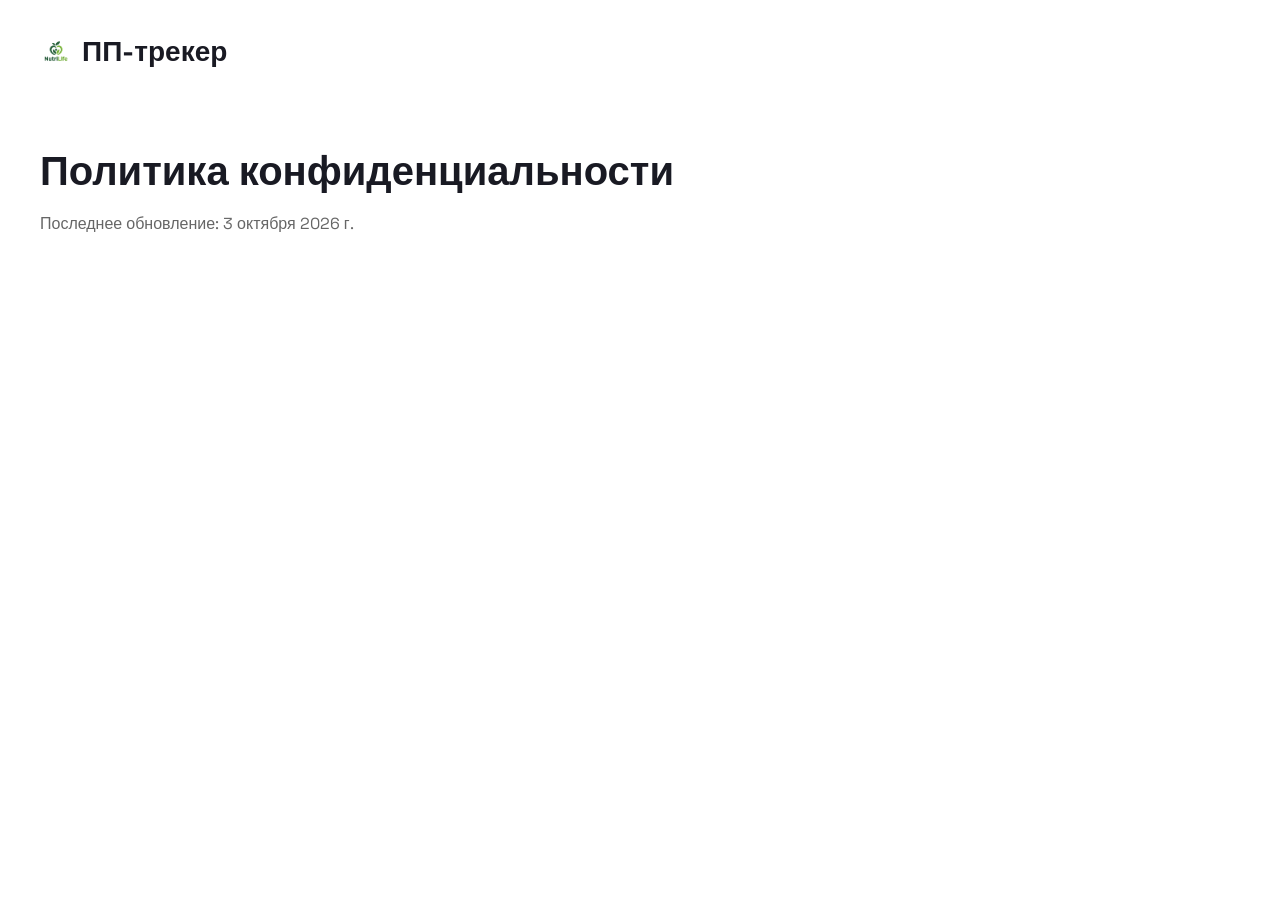
<file: privacy.html>
<!DOCTYPE html>
<html lang="ru">
<head>
  <meta charset="UTF-8">
  <meta name="viewport" content="width=device-width, initial-scale=1.0">
  <title>Политика конфиденциальности — ПП-трекер</title>
  <link rel="icon" href="images/logo_1.png" type="image/png">
  <link rel="preconnect" href="https://fonts.googleapis.com">
  <link rel="preconnect" href="https://fonts.gstatic.com" crossorigin>
  <link href="https://fonts.googleapis.com/css2?family=Space+Grotesk:wght@400;500;700&display=swap" rel="stylesheet">
  <link rel="stylesheet" href="style.css">
</head>
<body>

  <header class="header container">
    <a href="index.html" class="header__logo">
      <img src="images/logo_1.png" alt="Логотип" class="logo__img">
      ПП-трекер
    </a>
  </header>

  <main class="container">
    <section class="page-header">
      <h1>Политика конфиденциальности</h1>
      <p>Последнее обновление: 3 октября 2026 г.</p>
    </section>

</body>
</html>
</file>
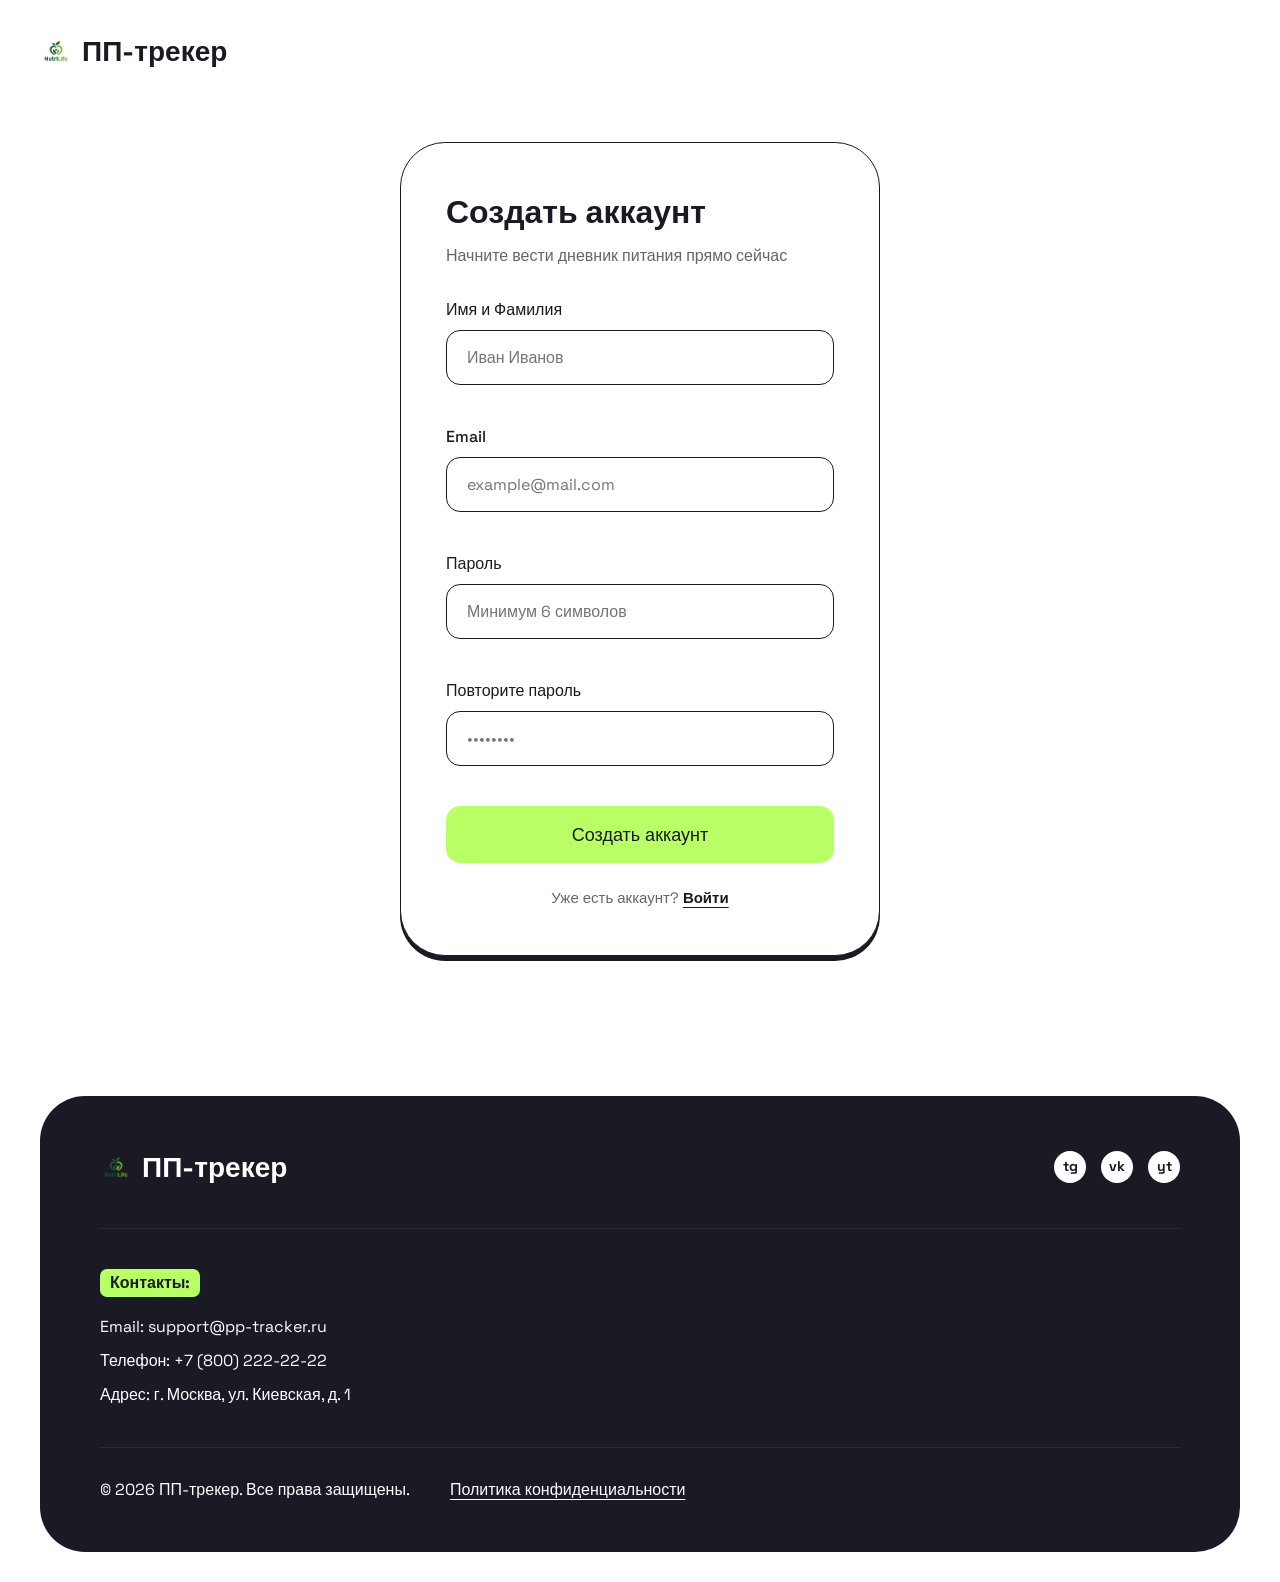
<file: register.html>
<!DOCTYPE html>
<html lang="ru">
<head>
  <meta charset="UTF-8">
  <meta name="viewport" content="width=device-width, initial-scale=1.0">
  <title>Регистрация — ПП-трекер</title>
  <link rel="icon" href="images/logo_1.png" type="image/png">
  <link rel="preconnect" href="https://fonts.googleapis.com">
  <link rel="preconnect" href="https://fonts.gstatic.com" crossorigin>
  <link href="https://fonts.googleapis.com/css2?family=Space+Grotesk:wght@400;500;700&display=swap" rel="stylesheet">
  <link rel="stylesheet" href="style.css">
</head>
<body>

  <header class="header container">
    <a href="index.html" class="header__logo">
      <img src="images/logo_1.png" alt="Логотип" class="logo__img">
      ПП-трекер
    </a>
  </header>

  <main class="container">
    <section class="auth">
      <div class="auth__card">
        <h1 class="auth__title">Создать аккаунт</h1>
        <p class="auth__subtitle">Начните вести дневник питания прямо сейчас</p>

        <form class="auth__form" id="register-form" novalidate>
          <div class="form__group">
            <label for="reg-name" class="form__label">Имя и Фамилия</label>
            <input type="text" id="reg-name" name="name" class="form__input" placeholder="Иван Иванов" required>
            <span class="form__error" data-error-for="reg-name"></span>
          </div>

          <div class="form__group">
            <label for="reg-email" class="form__label">Email</label>
            <input type="email" id="reg-email" name="email" class="form__input" placeholder="example@mail.com" required>
            <span class="form__error" data-error-for="reg-email"></span>
          </div>

          <div class="form__group">
            <label for="reg-password" class="form__label">Пароль</label>
            <input type="password" id="reg-password" name="password" class="form__input" placeholder="Минимум 6 символов" required>
            <span class="form__error" data-error-for="reg-password"></span>
          </div>

          <div class="form__group">
            <label for="reg-password2" class="form__label">Повторите пароль</label>
            <input type="password" id="reg-password2" name="password2" class="form__input" placeholder="••••••••" required>
            <span class="form__error" data-error-for="reg-password2"></span>
          </div>

          <button type="submit" class="button button_theme_green button_full">Создать аккаунт</button>
        </form>

        <p class="auth__footer-text">
          Уже есть аккаунт? <a href="index.html">Войти</a>
        </p>
      </div>
    </section>
  </main>

  <footer class="footer container">
    <div class="footer__inner">
      <div class="footer__header">
        <a href="index.html" class="footer__logo">
          <img src="images/logo_1.png" alt="Логотип" class="logo__img">
          ПП-трекер
        </a>
        <div class="footer__socials">
          <a href="#" class="social-icon" aria-label="Telegram">tg</a>
          <a href="#" class="social-icon" aria-label="VK">vk</a>
          <a href="#" class="social-icon" aria-label="YouTube">yt</a>
        </div>
      </div>

      <div class="footer__body">
        <div class="footer__contact-info">
          <span class="footer__contact-badge">Контакты:</span>
          <p>Email: support@pp-tracker.ru</p>
          <p>Телефон: +7 (800) 222-22-22</p>
          <p>Адрес: г. Москва, ул. Киевская, д. 1</p>
        </div>
      </div>

      <div class="footer__bottom">
        <p>© 2026 ПП-трекер. Все права защищены.</p>
        <a href="privacy.html" class="footer__privacy">Политика конфиденциальности</a>
      </div>
    </div>
  </footer>

  <script src="js/api.js"></script>
  <script src="js/register.js"></script>
</body>
</html>
</file>
<file: style.css>
/* ============================================
   1. ДИЗАЙН-СИСТЕМА (ПЕРЕМЕННЫЕ И СБРОС)
   ============================================ */
:root {
  --color-primary: #B9FF66;
  --color-dark: #191A23;
  --color-grey: #F3F3F3;
  --color-white: #FFFFFF;
  --color-muted: #666666;
  --color-border: #191A23;
  --color-error: #d32f2f;

  --font-main: 'Space Grotesk', sans-serif;
  --radius-card: 45px;
  --radius-btn: 14px;
  --radius-sm: 10px;

  --shadow-card: 0px 5px 0px #191A23;
}

* {
  box-sizing: border-box;
  margin: 0;
  padding: 0;
}

body {
  font-family: var(--font-main);
  background-color: var(--color-white);
  color: var(--color-dark);
  line-height: 1.5;
  -webkit-font-smoothing: antialiased;
  min-height: 100vh;
  display: flex;
  flex-direction: column;
}

main {
  flex: 1;
}

img {
  max-width: 100%;
  display: block;
}

a {
  color: inherit;
}

.container {
  max-width: 1240px;
  margin: 0 auto;
  padding: 0 20px;
  width: 100%;
}

/* ============================================
   2. ШАПКА
   ============================================ */
.header {
  display: flex;
  align-items: center;
  justify-content: space-between;
  padding: 30px 20px;
  gap: 20px;
}

.header__logo {
  font-size: 28px;
  font-weight: 700;
  color: var(--color-dark);
  text-decoration: none;
  display: flex;
  align-items: center;
  gap: 10px;
}

.logo__img {
  width: 32px;
  height: 32px;
  object-fit: contain;
}

.nav {
  display: flex;
  align-items: center;
  gap: 40px;
}

.nav__list {
  display: flex;
  list-style: none;
  gap: 30px;
}

.nav__link {
  text-decoration: none;
  color: var(--color-dark);
  font-size: 18px;
  font-weight: 500;
  transition: opacity 0.2s ease;
}

.nav__link:hover {
  opacity: 0.65;
}

.nav__link_active {
  font-weight: 700;
  text-decoration: underline;
  text-underline-offset: 6px;
}

.nav__auth {
  display: flex;
  align-items: center;
  gap: 15px;
}

.nav__auth-btn {
  text-decoration: none;
  font-size: 18px;
  font-weight: 500;
  color: var(--color-dark);
  transition: opacity 0.2s ease;
}

.nav__auth-btn:hover {
  opacity: 0.65;
}

/* ============================================
   3. КНОПКИ
   ============================================ */
.button {
  display: inline-block;
  padding: 16px 32px;
  border-radius: var(--radius-btn);
  font-size: 18px;
  font-weight: 500;
  font-family: inherit;
  text-align: center;
  text-decoration: none;
  cursor: pointer;
  transition: all 0.2s ease;
  border: 1px solid var(--color-dark);
  background: transparent;
  color: var(--color-dark);
}

.button_theme_primary {
  background-color: var(--color-dark);
  color: var(--color-white);
}

.button_theme_primary:hover {
  background-color: var(--color-primary);
  color: var(--color-dark);
}

.button_theme_outline {
  background-color: transparent;
  color: var(--color-dark);
}

.button_theme_outline:hover {
  background-color: var(--color-dark);
  color: var(--color-white);
}

.button_theme_green {
  background-color: var(--color-primary);
  color: var(--color-dark);
  border-color: var(--color-primary);
}

.button_theme_green:hover {
  opacity: 0.85;
}

.button_full {
  width: 100%;
}

/* ============================================
   4. ЗАГОЛОВКИ И ПЛАШКИ
   ============================================ */
.badge {
  display: inline-block;
  background-color: var(--color-primary);
  padding: 2px 12px;
  border-radius: 7px;
  font-size: 32px;
  font-weight: 700;
}

.section-title {
  display: flex;
  align-items: center;
  gap: 40px;
  margin: 60px 0 40px;
  flex-wrap: wrap;
}

.section-title p {
  font-size: 18px;
  max-width: 500px;
  color: var(--color-muted);
}

.page-header {
  margin: 40px 0;
}

.page-header h1 {
  font-size: 40px;
  margin-bottom: 10px;
}

.page-header p {
  color: var(--color-muted);
}

/* ============================================
   5. КАРТОЧКИ (переиспользуемый компонент)
   ============================================ */
.card {
  background-color: var(--color-white);
  border: 1px solid var(--color-border);
  border-radius: var(--radius-card);
  padding: 35px;
  box-shadow: var(--shadow-card);
}

.cards-grid {
  display: grid;
  grid-template-columns: repeat(auto-fill, minmax(280px, 1fr));
  gap: 25px;
}

/* ============================================
   6. ФОРМЫ
   ============================================ */
.form__group {
  margin-bottom: 20px;
}

.form__label {
  display: block;
  font-size: 16px;
  font-weight: 500;
  margin-bottom: 8px;
}

.form__input,
.form__textarea,
.form__select {
  width: 100%;
  padding: 16px 20px;
  border: 1px solid var(--color-border);
  border-radius: var(--radius-btn);
  font-family: inherit;
  font-size: 16px;
  background-color: var(--color-white);
  color: var(--color-dark);
  outline: none;
  transition: border-color 0.2s ease, box-shadow 0.2s ease;
}

.form__input:focus,
.form__textarea:focus,
.form__select:focus {
  box-shadow: 0 0 0 3px rgba(185, 255, 102, 0.5);
}

.form__textarea {
  resize: vertical;
  min-height: 120px;
}

.form__error {
  display: block;
  min-height: 16px;
  margin-top: 4px;
  font-size: 13px;
  color: var(--color-error);
}

.form__input_error {
  border-color: var(--color-error);
  background-color: #fff5f5;
}

.form__hint {
  font-size: 13px;
  color: var(--color-muted);
  margin-top: 4px;
}

/* ============================================
   7. СТРАНИЦЫ АВТОРИЗАЦИИ
   ============================================ */
.auth {
  display: flex;
  justify-content: center;
  align-items: flex-start;
  padding: 40px 20px 80px;
}

.auth__card {
  width: 100%;
  max-width: 480px;
  background-color: var(--color-white);
  border: 1px solid var(--color-border);
  border-radius: var(--radius-card);
  padding: 45px;
  box-shadow: var(--shadow-card);
}

.auth__title {
  font-size: 32px;
  font-weight: 700;
  margin-bottom: 8px;
}

.auth__subtitle {
  font-size: 16px;
  color: var(--color-muted);
  margin-bottom: 30px;
}

.auth__form {
  display: flex;
  flex-direction: column;
}

.auth__footer-text {
  margin-top: 24px;
  text-align: center;
  font-size: 15px;
  color: var(--color-muted);
}

.auth__footer-text a {
  color: var(--color-dark);
  font-weight: 700;
  text-decoration: underline;
  text-underline-offset: 4px;
}

/* ============================================
   8. ФУТЕР
   ============================================ */
.footer {
  margin-top: 60px;
  margin-bottom: 30px;
}

.footer__inner {
  background-color: var(--color-dark);
  color: var(--color-white);
  border-radius: var(--radius-card);
  padding: 50px 60px;
}

.footer__header {
  display: flex;
  justify-content: space-between;
  align-items: center;
  margin-bottom: 40px;
  flex-wrap: wrap;
  gap: 20px;
}

.footer__logo {
  color: var(--color-white);
  font-size: 28px;
  font-weight: 700;
  text-decoration: none;
  display: flex;
  align-items: center;
  gap: 10px;
}

.footer__nav-list {
  display: flex;
  list-style: none;
  gap: 30px;
  flex-wrap: wrap;
}

.footer__nav-link {
  color: var(--color-white);
  text-decoration: underline;
  text-underline-offset: 4px;
  font-size: 18px;
}

.footer__socials {
  display: flex;
  gap: 15px;
}

.social-icon {
  width: 32px;
  height: 32px;
  background-color: var(--color-white);
  color: var(--color-dark);
  border-radius: 50%;
  display: flex;
  align-items: center;
  justify-content: center;
  text-decoration: none;
  font-weight: 700;
  font-size: 14px;
  transition: background 0.2s ease;
}

.social-icon:hover {
  background-color: var(--color-primary);
}

.footer__body {
  border-top: 1px solid #292A32;
  padding-top: 40px;
  margin-bottom: 40px;
}

.footer__contact-info {
  display: flex;
  flex-direction: column;
  gap: 10px;
  font-size: 16px;
}

.footer__contact-badge {
  background-color: var(--color-primary);
  color: var(--color-dark);
  padding: 2px 10px;
  border-radius: 7px;
  font-weight: 700;
  display: inline-block;
  align-self: flex-start;
  margin-bottom: 8px;
}

.footer__bottom {
  display: flex;
  gap: 40px;
  align-items: center;
  font-size: 16px;
  color: var(--color-white);
  flex-wrap: wrap;
  border-top: 1px solid #292A32;
  padding-top: 30px;
}

.footer__privacy {
  color: var(--color-white);
  text-decoration: underline;
  text-underline-offset: 4px;
}

/* ============================================
   9. АДАПТИВ
   ============================================ */
@media (max-width: 900px) {
  .nav {
    gap: 20px;
  }
  .nav__list {
    gap: 18px;
  }
  .nav__link,
  .nav__auth-btn {
    font-size: 16px;
  }
  .badge {
    font-size: 26px;
  }
  .footer__inner {
    padding: 35px 25px;
  }
}

@media (max-width: 640px) {
  .header {
    flex-direction: column;
    align-items: flex-start;
  }
  .nav {
    flex-direction: column;
    align-items: flex-start;
    width: 100%;
    gap: 15px;
  }
  .nav__list {
    flex-wrap: wrap;
    gap: 14px;
  }
  .auth__card {
    padding: 30px 22px;
  }
  .auth__title {
    font-size: 26px;
  }
  .badge {
    font-size: 22px;
  }
  .footer__bottom {
    flex-direction: column;
    align-items: flex-start;
    gap: 15px;
  }
}
/* ============================================
   10. ДНЕВНИК
   ============================================ */

.diary-date {
  display: flex;
  align-items: center;
  justify-content: center;
  gap: 20px;
  margin: 20px 0 30px;
}

.diary-date__arrow {
  width: 44px;
  height: 44px;
  border-radius: 50%;
  border: 1px solid var(--color-border);
  background: var(--color-white);
  font-size: 20px;
  cursor: pointer;
  transition: background 0.2s ease;
}

.diary-date__arrow:hover {
  background: var(--color-primary);
}

.diary-date__current {
  font-size: 22px;
  font-weight: 700;
  min-width: 280px;
  text-align: center;
  text-transform: capitalize;
}

.diary-summary {
  margin-bottom: 40px;
  text-align: center;
}

.diary-summary__title {
  font-size: 18px;
  color: var(--color-muted);
  font-weight: 500;
  margin-bottom: 15px;
}

.diary-summary__calories {
  font-size: 48px;
  font-weight: 700;
  margin-bottom: 10px;
}

.diary-summary__macros {
  display: flex;
  justify-content: center;
  gap: 30px;
  font-size: 18px;
  color: var(--color-muted);
}

.diary-summary__macros b {
  color: var(--color-dark);
}

.diary-section {
  margin-bottom: 40px;
}

.diary-section__head {
  display: flex;
  align-items: center;
  justify-content: space-between;
  margin-bottom: 16px;
  gap: 20px;
  flex-wrap: wrap;
}

.diary-section__title {
  font-size: 24px;
  font-weight: 700;
}

.diary-section__add {
  padding: 12px 22px;
  font-size: 16px;
}

.diary-list {
  display: flex;
  flex-direction: column;
  gap: 12px;
}

.diary-empty {
  padding: 30px;
  text-align: center;
  background: var(--color-grey);
  border-radius: var(--radius-btn);
  color: var(--color-muted);
  font-size: 16px;
}

.diary-item {
  display: flex;
  align-items: center;
  justify-content: space-between;
  gap: 16px;
  padding: 16px 20px;
  border: 1px solid var(--color-border);
  border-radius: var(--radius-btn);
  background: var(--color-white);
  transition: box-shadow 0.2s ease;
}

.diary-item:hover {
  box-shadow: 0 4px 0 rgba(25, 26, 35, 0.1);
}

.diary-item__name {
  font-size: 18px;
  font-weight: 700;
  margin-bottom: 4px;
}

.diary-item__details {
  font-size: 14px;
  color: var(--color-muted);
}

.diary-item__delete {
  width: 36px;
  height: 36px;
  border-radius: 50%;
  border: 1px solid var(--color-border);
  background: var(--color-white);
  font-size: 20px;
  line-height: 1;
  cursor: pointer;
  color: var(--color-dark);
  transition: all 0.2s ease;
  flex-shrink: 0;
}

.diary-item__delete:hover {
  background: var(--color-error);
  color: var(--color-white);
  border-color: var(--color-error);
}

@media (max-width: 640px) {
  .diary-date__current {
    font-size: 18px;
    min-width: 0;
    flex: 1;
  }
  .diary-summary__calories {
    font-size: 36px;
  }
  .diary-summary__macros {
    gap: 18px;
    font-size: 16px;
  }
  .diary-section__title {
    font-size: 20px;
  }
}
/* ============================================
   11. СТРАНИЦА ПРОДУКТОВ
   ============================================ */

/* Тулбар с поиском и кнопкой назад */
.products-toolbar {
  display: flex;
  gap: 16px;
  margin-bottom: 30px;
  flex-wrap: wrap;
}

.products-toolbar .form__input {
  flex: 1;
  min-width: 220px;
}

/* Сетка карточек */
.products-grid {
  display: grid;
  grid-template-columns: repeat(auto-fill, minmax(260px, 1fr));
  gap: 20px;
  margin-bottom: 40px;
}

.product-card {
  display: flex;
  flex-direction: column;
  gap: 6px;
  padding: 22px;
  border: 1px solid var(--color-border);
  border-radius: var(--radius-btn);
  background: var(--color-white);
  transition: transform 0.15s ease, box-shadow 0.15s ease;
}

.product-card:hover {
  transform: translateY(-2px);
  box-shadow: var(--shadow-card);
}

.product-card__name {
  font-size: 18px;
  font-weight: 700;
}

.product-card__kbju {
  font-size: 14px;
  color: var(--color-muted);
}

.product-card__hint {
  font-size: 12px;
  color: var(--color-muted);
  margin-bottom: 10px;
}

.product-card__add {
  padding: 12px 20px;
  font-size: 16px;
  margin-top: auto;
}

/* ============================================
   12. ПАНЕЛЬ ГРАММОВКИ (внизу страницы)
   ============================================ */

.grams-panel {
  margin: 40px 0;
  scroll-margin-top: 20px;   /* отступ сверху при плавном скролле */
}

.grams-panel__card {
  padding: 30px;
  border: 2px solid var(--color-border);
  background: var(--color-white);
}

.grams-panel__head {
  display: flex;
  align-items: flex-start;
  justify-content: space-between;
  gap: 20px;
  margin-bottom: 20px;
}

.grams-panel__title {
  font-size: 24px;
  font-weight: 700;
  margin-bottom: 4px;
}

.grams-panel__kbju {
  font-size: 14px;
  color: var(--color-muted);
}

.grams-panel__close {
  width: 36px;
  height: 36px;
  border-radius: 50%;
  border: 1px solid var(--color-border);
  background: var(--color-white);
  font-size: 20px;
  line-height: 1;
  cursor: pointer;
  color: var(--color-dark);
  transition: all 0.2s ease;
  flex-shrink: 0;
}

.grams-panel__close:hover {
  background: var(--color-dark);
  color: var(--color-white);
}

.grams-panel__form {
  display: flex;
  flex-direction: column;
}

.grams-panel__preview {
  padding: 16px;
  background: var(--color-grey);
  border-radius: var(--radius-btn);
  margin-bottom: 20px;
  text-align: center;
}

.grams-panel__preview-title {
  font-size: 14px;
  color: var(--color-muted);
  margin-bottom: 6px;
}

.grams-panel__preview-values {
  font-size: 16px;
  color: var(--color-dark);
}

.grams-panel__preview-values b {
  font-size: 18px;
}

/* ============================================
   13. TOAST
   ============================================ */

.toast {
  position: fixed;
  bottom: 30px;
  left: 50%;
  transform: translateX(-50%) translateY(100px);
  background: var(--color-dark);
  color: var(--color-white);
  padding: 14px 24px;
  border-radius: var(--radius-btn);
  font-size: 16px;
  font-weight: 500;
  opacity: 0;
  transition: all 0.3s ease;
  z-index: 2000;
  pointer-events: none;
}

.toast_visible {
  opacity: 1;
  transform: translateX(-50%) translateY(0);
}

/* ============================================
   14. АДАПТИВ: ПРОДУКТЫ + ГРАММОВКА
   ============================================ */

@media (max-width: 640px) {
  .products-toolbar {
    flex-direction: column;
  }

  .products-toolbar .form__input {
    width: 100%;
  }

  .products-grid {
    grid-template-columns: 1fr;
  }

  .grams-panel__card {
    padding: 22px;
  }

  .grams-panel__title {
    font-size: 20px;
  }
}
/* ============================================
   15. ИЗБРАННОЕ (звёздочка на карточках)
   ============================================ */

.product-card__head {
  display: flex;
  align-items: flex-start;
  justify-content: space-between;
  gap: 10px;
}

.product-card__fav {
  width: 32px;
  height: 32px;
  border-radius: 50%;
  border: 1px solid var(--color-border);
  background: var(--color-white);
  font-size: 18px;
  line-height: 1;
  cursor: pointer;
  color: #ccc;
  transition: all 0.2s ease;
  flex-shrink: 0;
  padding: 0;
}

.product-card__fav:hover {
  color: var(--color-primary);
  border-color: var(--color-primary);
}

.product-card__fav_active {
  color: var(--color-primary);
  background: var(--color-dark);
  border-color: var(--color-dark);
}

.product-card__fav_active:hover {
  opacity: 0.85;
}/* ============================================
   16. ПРОФИЛЬ
   ============================================ */

.profile-card {
  text-align: center;
  padding: 40px 30px;
  margin-bottom: 30px;
}

.profile-avatar {
  width: 96px;
  height: 96px;
  border-radius: 50%;
  background: var(--color-primary);
  border: 2px solid var(--color-border);
  display: flex;
  align-items: center;
  justify-content: center;
  font-size: 36px;
  font-weight: 700;
  color: var(--color-dark);
  margin: 0 auto 20px;
}

.profile-name {
  font-size: 28px;
  font-weight: 700;
  margin-bottom: 6px;
}

.profile-email {
  font-size: 16px;
  color: var(--color-muted);
  margin-bottom: 6px;
}

.profile-since {
  font-size: 14px;
  color: var(--color-muted);
}

/* Статистика */
.profile-stats {
  display: grid;
  grid-template-columns: repeat(3, 1fr);
  gap: 20px;
  margin-bottom: 30px;
}

.profile-stat {
  text-align: center;
  padding: 26px 20px;
}

.profile-stat__value {
  font-size: 36px;
  font-weight: 700;
  color: var(--color-dark);
  margin-bottom: 6px;
}

.profile-stat__label {
  font-size: 14px;
  color: var(--color-muted);
}

/* Форма редактирования */
.profile-edit {
  margin-bottom: 30px;
}

.profile-edit__title {
  font-size: 22px;
  font-weight: 700;
  margin-bottom: 20px;
}

.profile-edit__form {
  display: flex;
  flex-direction: column;
}

.profile-edit__form .button {
  align-self: flex-start;
}

/* Выход */
.profile-logout {
  text-align: center;
  margin-bottom: 60px;
}

/* Адаптив */
@media (max-width: 640px) {
  .profile-stats {
    grid-template-columns: 1fr;
  }
  .profile-stat__value {
    font-size: 28px;
  }
  .profile-name {
    font-size: 22px;
  }
  .profile-avatar {
    width: 80px;
    height: 80px;
    font-size: 30px;
  }
}
/* ============================================
   17. СТЕНА
   ============================================ */

/* Форма нового поста */
.wall-form {
  display: flex;
  gap: 16px;
  padding: 24px;
  margin-bottom: 30px;
}

.wall-form__avatar {
  width: 48px;
  height: 48px;
  border-radius: 50%;
  background: var(--color-primary);
  border: 1px solid var(--color-border);
  display: flex;
  align-items: center;
  justify-content: center;
  font-size: 18px;
  font-weight: 700;
  flex-shrink: 0;
}

.wall-form__inner {
  flex: 1;
  display: flex;
  flex-direction: column;
  gap: 12px;
}

.wall-form__actions {
  display: flex;
  justify-content: space-between;
  align-items: center;
  gap: 16px;
}

.wall-form__counter {
  font-size: 14px;
  color: var(--color-muted);
}

/* Лента */
.wall-feed {
  display: flex;
  flex-direction: column;
  gap: 20px;
  margin-bottom: 40px;
}

/* Пост */
.post {
  background: var(--color-white);
  border: 1px solid var(--color-border);
  border-radius: var(--radius-card);
  padding: 24px;
  box-shadow: var(--shadow-card);
}

.post__head {
  display: flex;
  align-items: center;
  gap: 14px;
  margin-bottom: 16px;
}

.post__avatar {
  width: 44px;
  height: 44px;
  border-radius: 50%;
  background: var(--color-primary);
  border: 1px solid var(--color-border);
  display: flex;
  align-items: center;
  justify-content: center;
  font-size: 16px;
  font-weight: 700;
  flex-shrink: 0;
}

.post__author {
  flex: 1;
  min-width: 0;
}

.post__author-name {
  font-weight: 700;
  font-size: 16px;
}

.post__date {
  font-size: 13px;
  color: var(--color-muted);
}

.post__delete {
  width: 32px;
  height: 32px;
  border-radius: 50%;
  border: 1px solid var(--color-border);
  background: var(--color-white);
  font-size: 18px;
  line-height: 1;
  cursor: pointer;
  color: var(--color-dark);
  transition: all 0.2s ease;
  flex-shrink: 0;
  padding: 0;
}

.post__delete:hover {
  background: var(--color-error);
  color: var(--color-white);
  border-color: var(--color-error);
}

.post__text {
  font-size: 16px;
  line-height: 1.55;
  margin-bottom: 16px;
  word-wrap: break-word;
}

/* Действия под постом */
.post__actions {
  display: flex;
  gap: 12px;
  border-top: 1px solid #ebebeb;
  padding-top: 14px;
}

.post__action {
  display: flex;
  align-items: center;
  gap: 6px;
  padding: 8px 16px;
  border: 1px solid var(--color-border);
  border-radius: 20px;
  background: var(--color-white);
  font-size: 14px;
  font-weight: 500;
  cursor: pointer;
  color: var(--color-dark);
  transition: all 0.2s ease;
  font-family: inherit;
}

.post__action:hover {
  background: var(--color-grey);
}

.post__action_active {
  background: var(--color-primary);
  border-color: var(--color-primary);
}

/* Комментарии */
.post__comments {
  margin-top: 16px;
  padding-top: 16px;
  border-top: 1px solid #ebebeb;
}

.post__comments-list {
  display: flex;
  flex-direction: column;
  gap: 12px;
  margin-bottom: 14px;
}

.comment {
  display: flex;
  gap: 10px;
}

.comment__avatar {
  width: 32px;
  height: 32px;
  border-radius: 50%;
  background: var(--color-grey);
  border: 1px solid var(--color-border);
  display: flex;
  align-items: center;
  justify-content: center;
  font-size: 12px;
  font-weight: 700;
  flex-shrink: 0;
}

.comment__body {
  flex: 1;
  min-width: 0;
}

.comment__head {
  display: flex;
  gap: 10px;
  align-items: baseline;
  margin-bottom: 2px;
}

.comment__author {
  font-weight: 700;
  font-size: 14px;
}

.comment__date {
  font-size: 12px;
  color: var(--color-muted);
}

.comment__text {
  font-size: 14px;
  line-height: 1.5;
  word-wrap: break-word;
}

/* Форма комментария */
.post__comment-form {
  display: flex;
  gap: 10px;
}

.post__comment-input {
  flex: 1;
  padding: 10px 16px;
  font-size: 14px;
}

.post__comment-submit {
  padding: 10px 20px;
  font-size: 14px;
}

/* Адаптив */
@media (max-width: 640px) {
  .wall-form {
    flex-direction: column;
    padding: 20px;
  }
  .wall-form__avatar {
    align-self: flex-start;
  }
  .wall-form__actions {
    flex-direction: column-reverse;
    align-items: stretch;
  }
  .wall-form__actions .button {
    width: 100%;
  }
  .post {
    padding: 18px;
  }
  .post__comment-form {
    flex-direction: column;
  }
  .post__comment-submit {
    width: 100%;
  }
}
</file>
